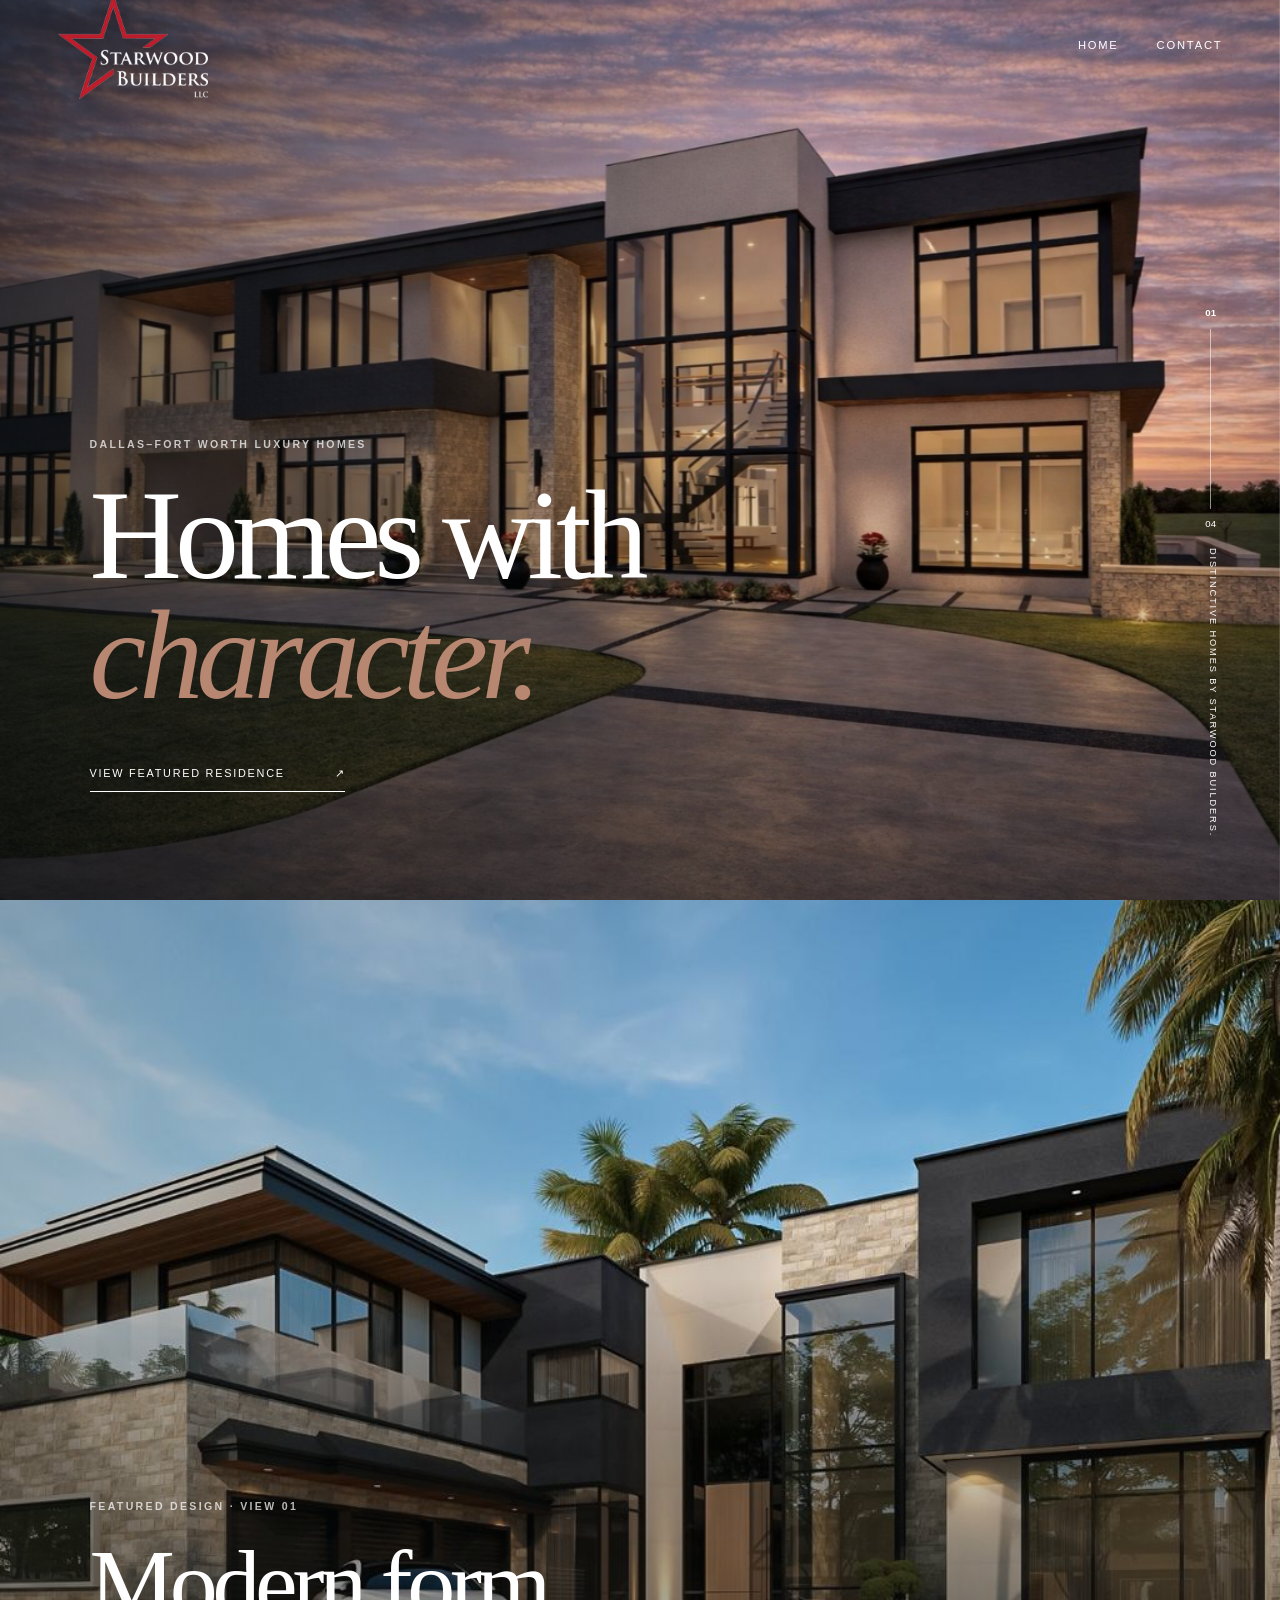
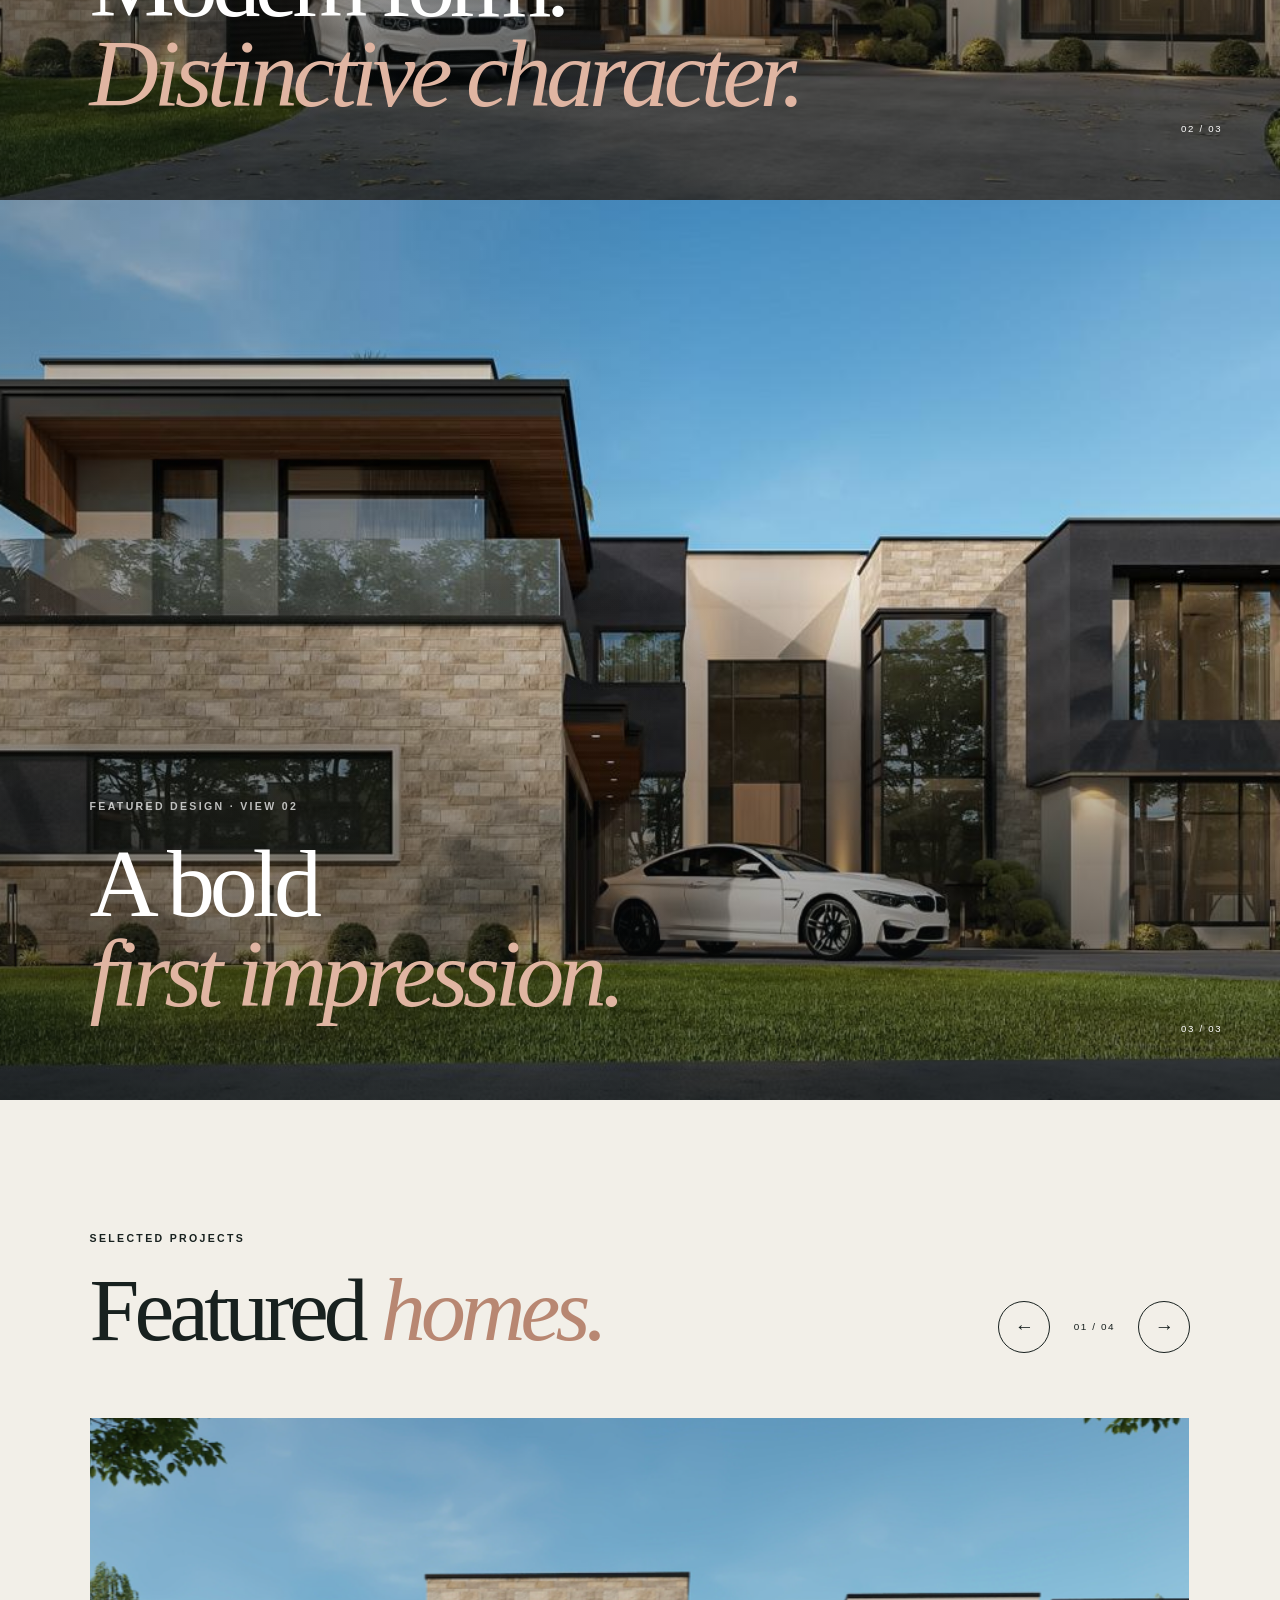
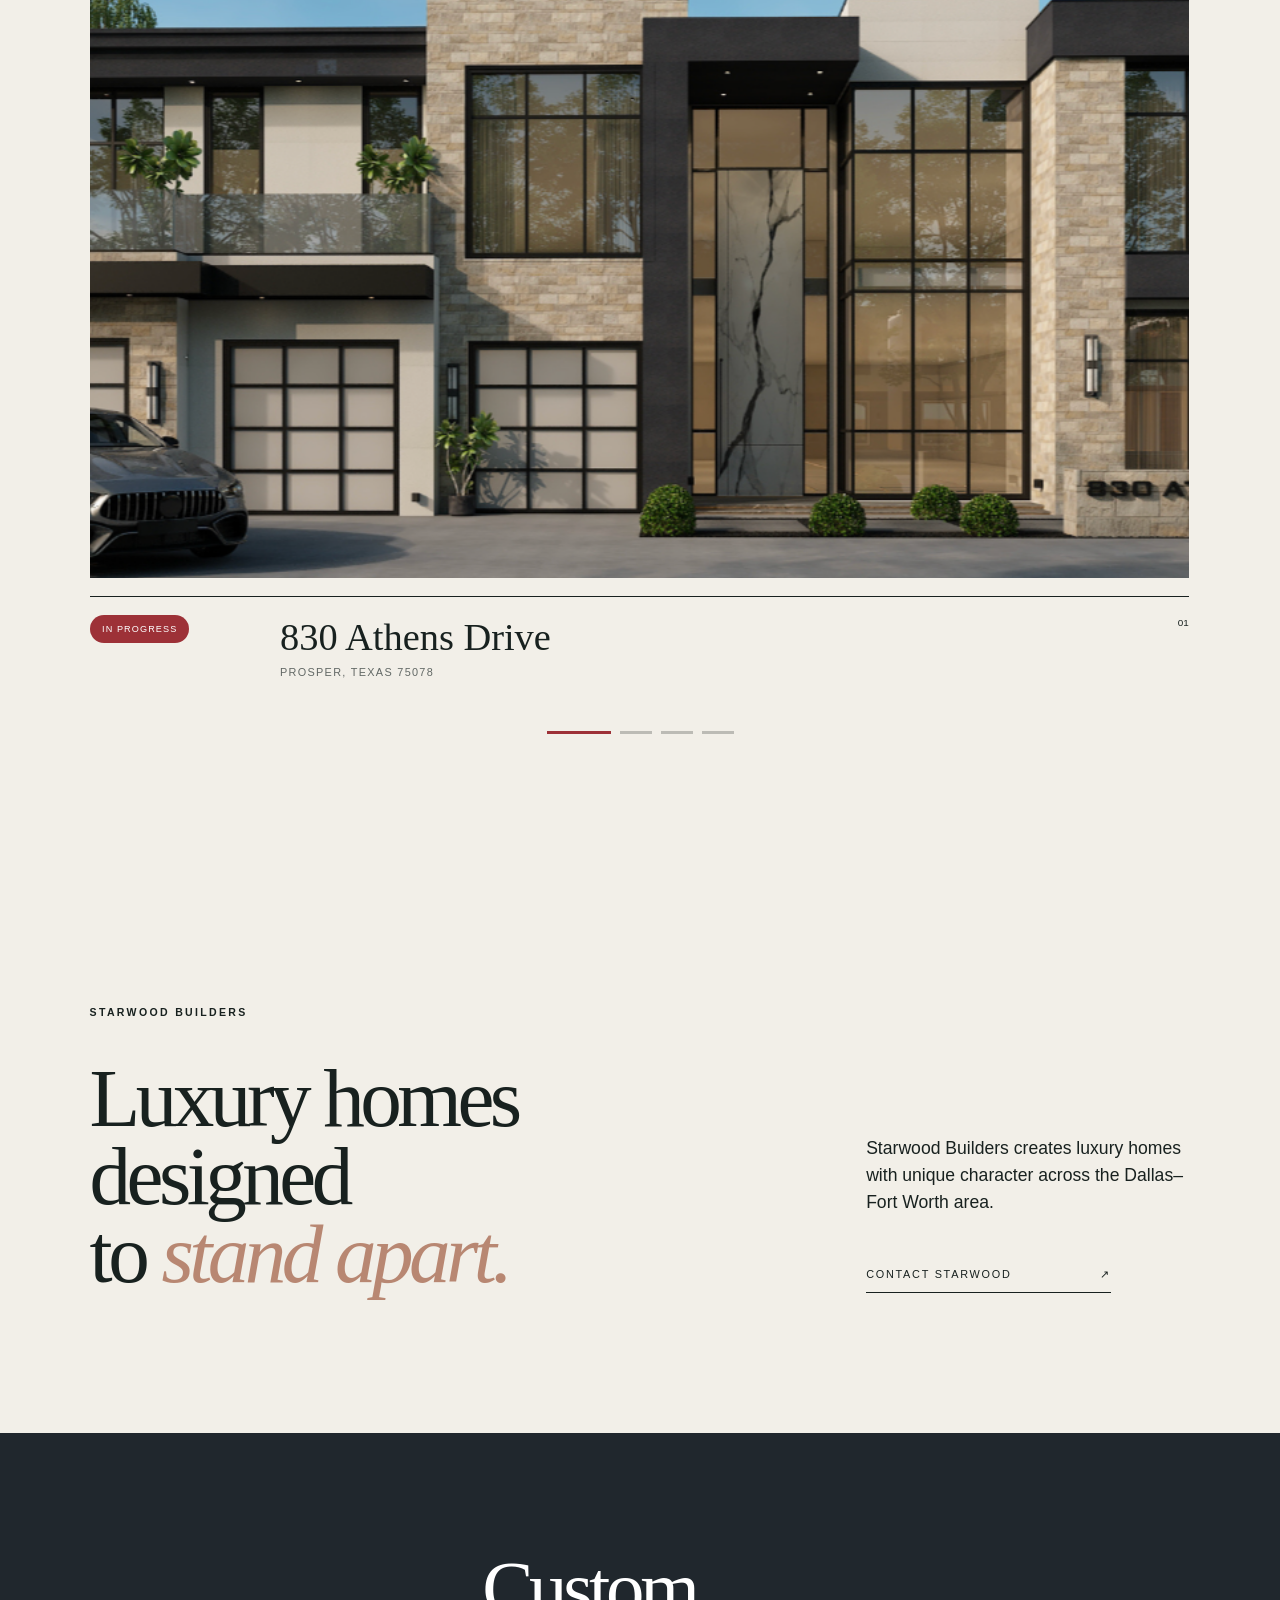
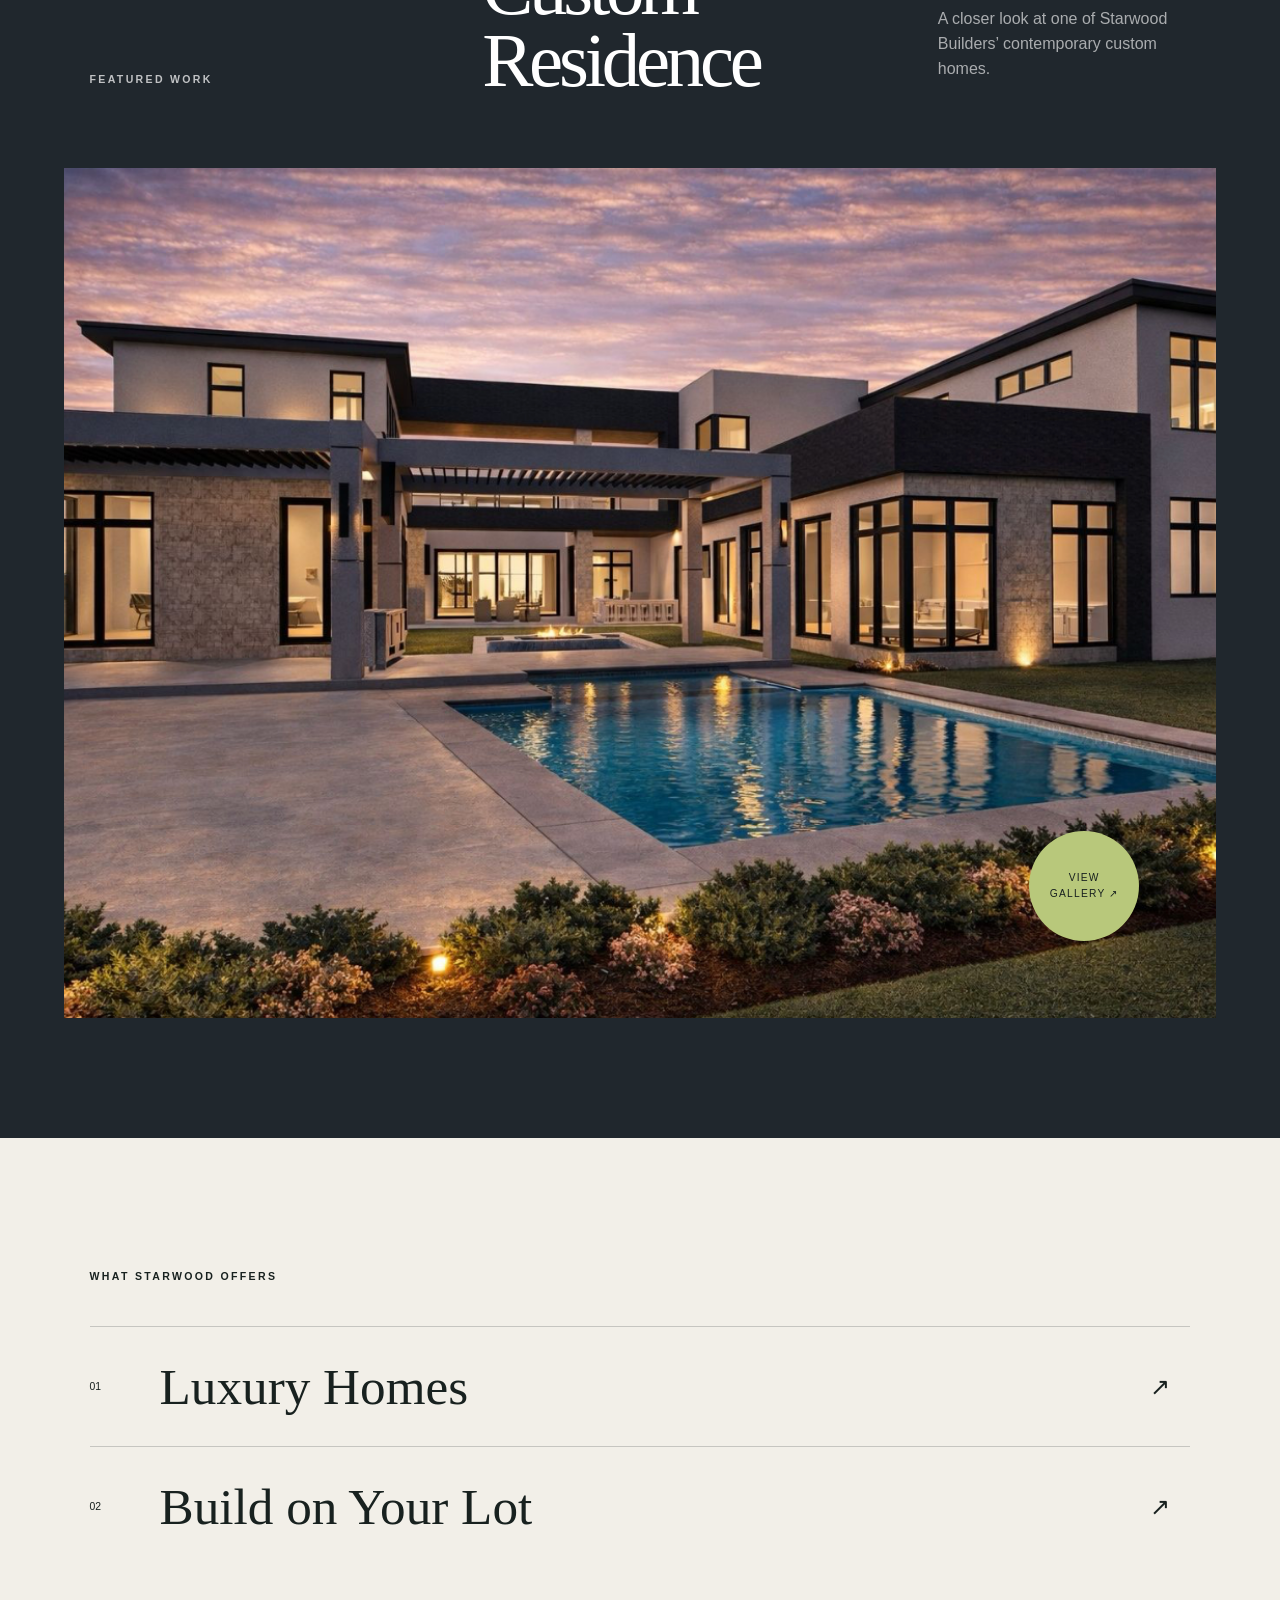
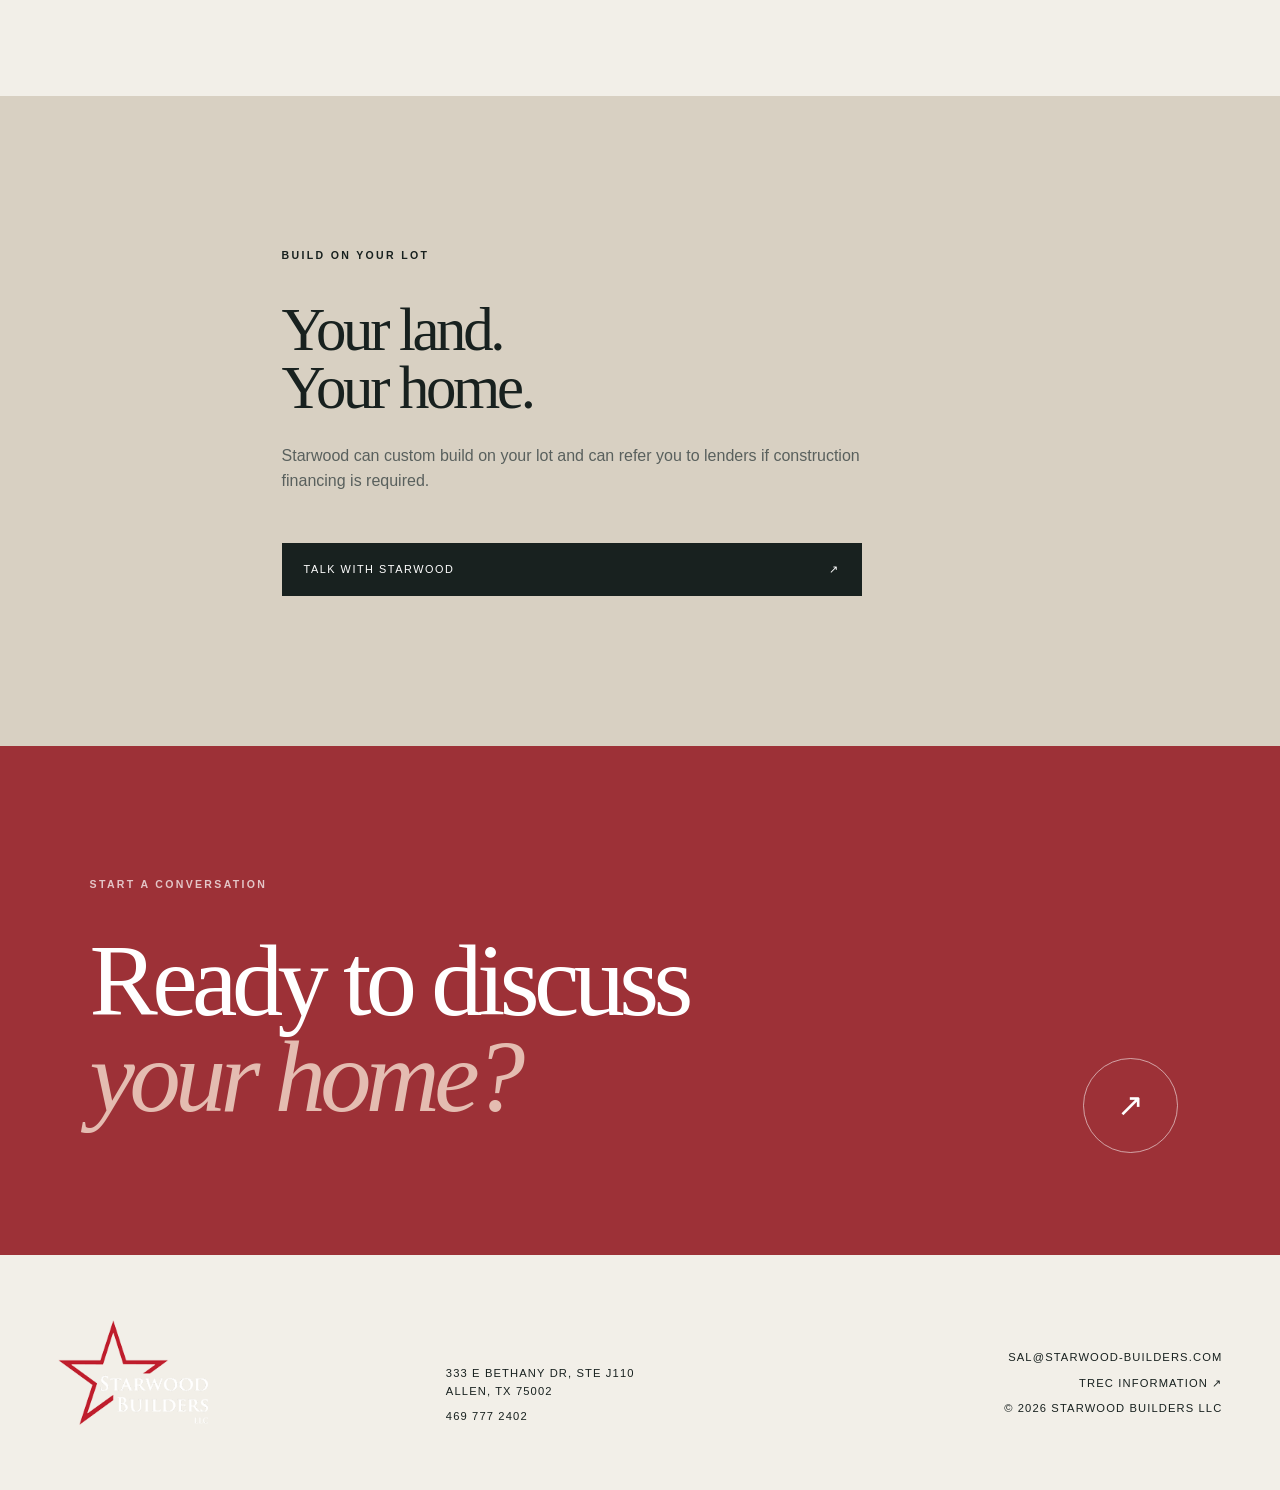
<file: index.html>
<!doctype html><html lang="en"><head><meta charset="utf-8"><meta name="viewport" content="width=device-width,initial-scale=1"><meta name="description" content="Starwood Builders is a Dallas–Fort Worth luxury home builder creating homes with unique character."><title>Starwood Builders | Dallas–Fort Worth Luxury Homes</title><link rel="stylesheet" href="styles.css"></head><body>
<header class="site-header overlay-header"><a class="brand" href="index.html"><img class="brand-logo" src="assets/starwood-logo.png" alt="Starwood Builders LLC"></a><nav><a href="index.html">Home</a><a href="contact.html">Contact</a></nav><button class="menu" aria-label="Open menu" aria-expanded="false"><i></i><i></i><i></i></button></header>
<main>
<section class="cinema-hero"><img src="assets/skyline-front-angle.png" alt="Contemporary custom home"><div class="cinema-shade"></div><div class="hero-copy reveal"><p class="kicker light">Dallas–Fort Worth luxury homes</p><h1>Homes with<br><em>character.</em></h1><a class="arrow-link light-link" href="project-residence.html">View featured residence <span>↗</span></a></div><div class="project-count"><b>01</b><i></i><span>04</span></div><p class="side-note">Distinctive homes by Starwood Builders.</p></section>
<section class="scroll-project" aria-label="Featured custom home design, angled view"><img src="assets/featured-design-angle.jpg" alt="Contemporary custom home design, angled exterior view"><div class="scroll-project-shade"></div><div class="scroll-project-copy reveal"><p class="kicker light">Featured design · View 01</p><h2>Modern form.<br><em>Distinctive character.</em></h2></div><span class="scroll-project-number">02 / 03</span></section>
<section class="scroll-project" aria-label="Featured custom home design, front view"><img src="assets/featured-design-front.jpg" alt="Contemporary custom home design, front exterior view"><div class="scroll-project-shade"></div><div class="scroll-project-copy reveal"><p class="kicker light">Featured design · View 02</p><h2>A bold<br><em>first impression.</em></h2></div><span class="scroll-project-number">03 / 03</span></section>
<section class="featured-builds" aria-labelledby="featured-builds-title">
  <div class="featured-builds-head reveal"><div><p class="kicker">Selected projects</p><h2 id="featured-builds-title">Featured <em>homes.</em></h2></div><div class="slider-controls"><button class="slider-arrow slider-prev" type="button" aria-label="Previous featured home">←</button><span class="slider-count" aria-live="polite">01 / 04</span><button class="slider-arrow slider-next" type="button" aria-label="Next featured home">→</button></div></div>
  <div class="build-slider" tabindex="0" aria-label="Featured homes carousel">
    <div class="build-track">
      <article class="build-slide is-active" aria-hidden="false"><div class="build-image"><img src="assets/featured-830-athens.png" alt="Design for 830 Athens Drive, Prosper, Texas"></div><div class="build-meta"><span class="build-tag">In progress</span><div><h3>830 Athens Drive</h3><p>Prosper, Texas 75078</p></div><span class="build-index">01</span></div></article>
      <article class="build-slide" aria-hidden="true"><div class="build-image"><img src="assets/featured-890-notre-dame.png" alt="Design for 3731 Balfour, Frisco, Texas"></div><div class="build-meta"><span class="build-tag">In progress</span><div><h3>3731 Balfour</h3><p>Frisco, TX 75035</p></div><span class="build-index">02</span></div></article>
      <article class="build-slide" aria-hidden="true"><div class="build-image"><img src="assets/featured-design-angle.jpg" alt="Design for 890 Notre Dame, Prosper, Texas"></div><div class="build-meta"><span class="build-tag">In progress</span><div><h3>890 Notre Dame</h3><p>Prosper, Texas 75078</p></div><span class="build-index">03</span></div></article>
      <article class="build-slide" aria-hidden="true"><div class="build-image contain-image"><img src="assets/featured-3767-balfour.png" alt="Previous design for 3767 Balfour Court, Frisco, Texas"></div><div class="build-meta"><span class="build-tag previous">Previous design</span><div><h3>3767 Balfour Ct</h3><p>Frisco, TX 75035</p></div><span class="build-index">04</span></div></article>
    </div>
  </div>
  <div class="slider-dots" role="tablist" aria-label="Choose featured build"><button class="is-active" type="button" aria-label="Show 830 Athens Drive" aria-selected="true"></button><button type="button" aria-label="Show 3731 Balfour" aria-selected="false"></button><button type="button" aria-label="Show 890 Notre Dame" aria-selected="false"></button><button type="button" aria-label="Show 3767 Balfour Court" aria-selected="false"></button></div>
</section>
<section class="statement"><p class="kicker reveal">Starwood Builders</p><div class="statement-grid"><h2 class="reveal">Luxury homes designed<br>to <em>stand apart.</em></h2><div class="reveal"><p>Starwood Builders creates luxury homes with unique character across the Dallas–Fort Worth area.</p><a class="arrow-link" href="contact.html">Contact Starwood <span>↗</span></a></div></div></section>
<section class="featured"><div class="feature-head reveal"><p class="kicker light">Featured work</p><h2>Custom<br>Residence</h2><p>A closer look at one of Starwood Builders’ contemporary custom homes.</p></div><a class="feature-image reveal" href="project-residence.html"><img src="assets/skyline-pool.png" alt="Contemporary custom home with pool courtyard"><span class="view-disc">View<br>gallery ↗</span></a></section>
<section class="home-services"><p class="kicker reveal">What Starwood offers</p><div class="service-links"><a href="contact.html" class="reveal"><span>01</span><h3>Luxury Homes</h3><b>↗</b></a><a href="contact.html" class="reveal"><span>02</span><h3>Build on Your Lot</h3><b>↗</b></a></div></section>
<section class="split-feature text-only-feature"><div class="split-copy reveal"><p class="kicker">Build on your lot</p><h2>Your land.<br>Your home.</h2><p>Starwood can custom build on your lot and can refer you to lenders if construction financing is required.</p><a class="button" href="contact.html">Talk with Starwood <span>↗</span></a></div></section>
<section class="cta"><p class="kicker light reveal">Start a conversation</p><h2 class="reveal">Ready to discuss<br><em>your home?</em></h2><a href="contact.html" class="round-arrow" aria-label="Contact Starwood Builders">↗</a></section>
</main><footer><a class="brand" href="index.html"><img class="brand-logo" src="assets/starwood-logo.png" alt="Starwood Builders LLC"></a><div><p>333 E Bethany Dr, Ste J110<br>Allen, TX 75002</p><a href="tel:+14697772402">469 777 2402</a></div><div><a href="mailto:sal@starwood-builders.com">sal@starwood-builders.com</a><p><a href="https://starwood-builders.com/texas-real-estate-commission/">TREC information ↗</a></p><p>© 2026 Starwood Builders LLC</p></div></footer><script src="script.js"></script></body></html>
</file>
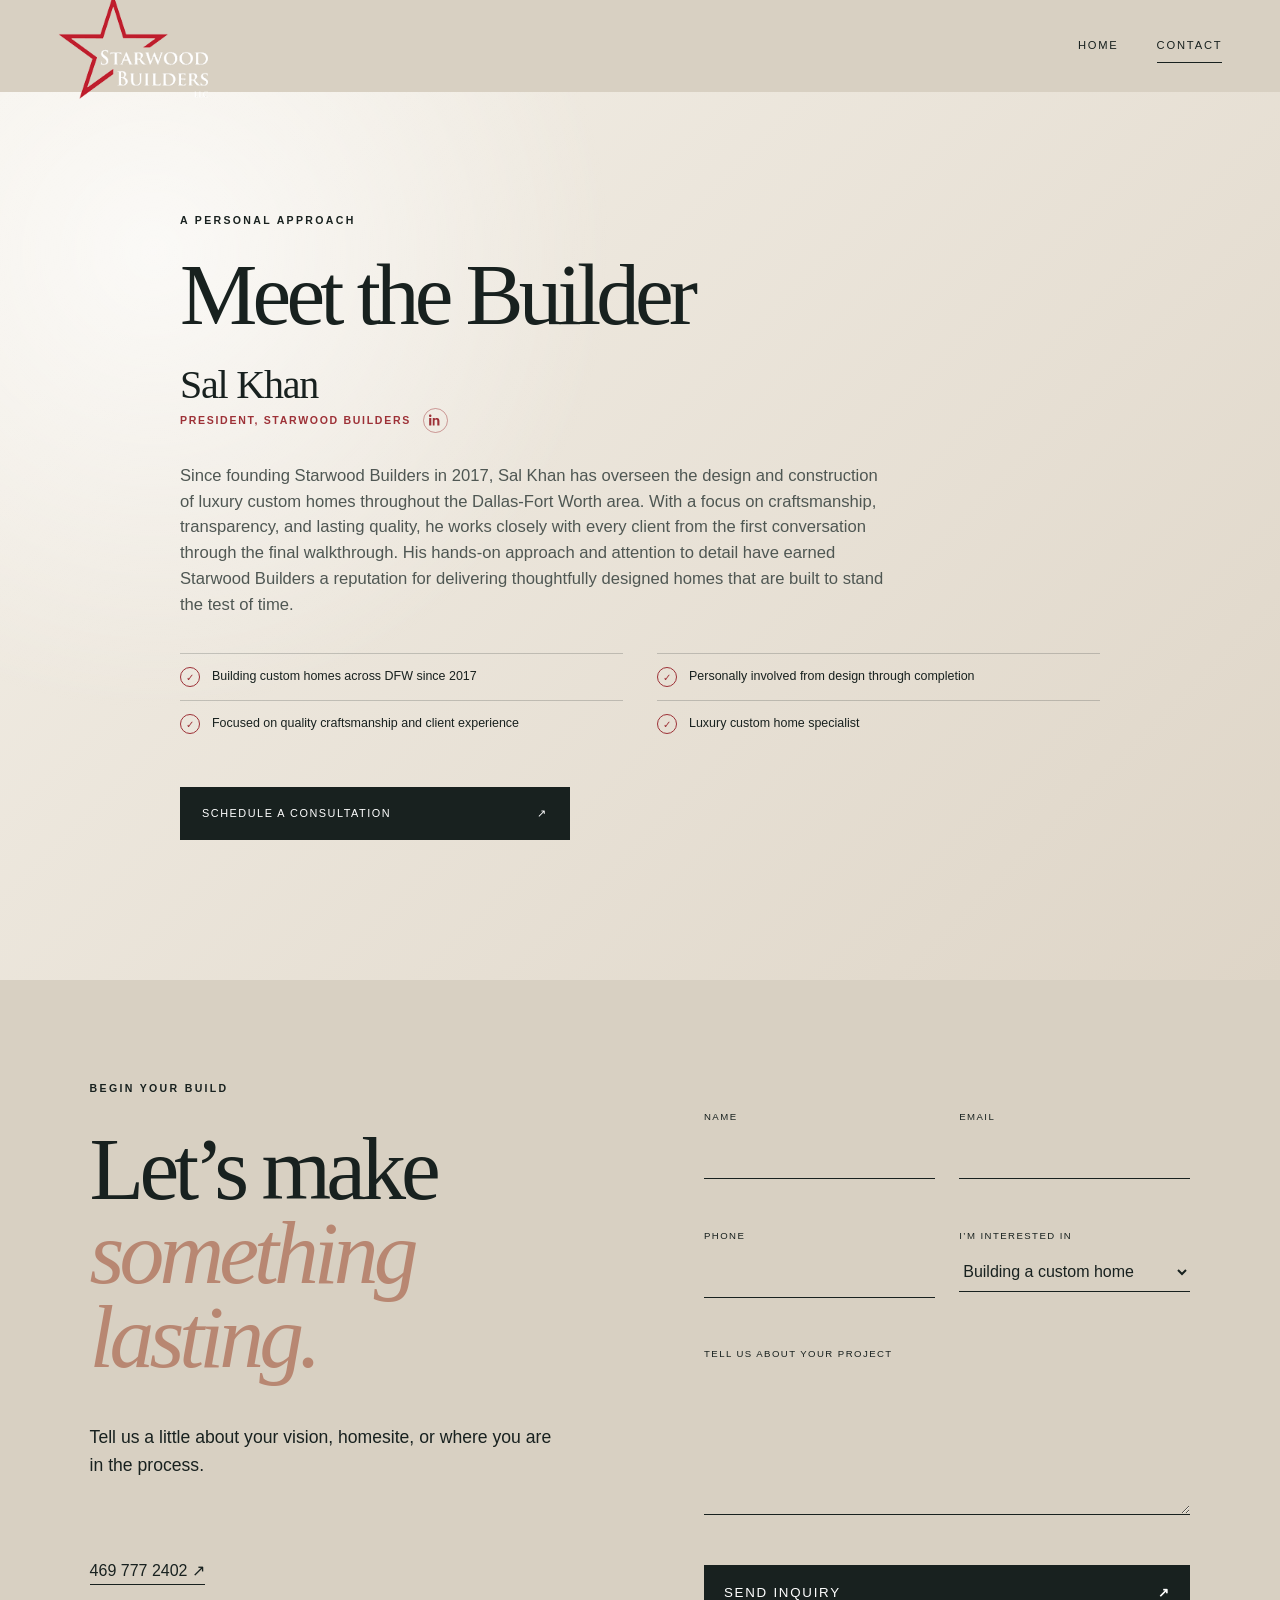
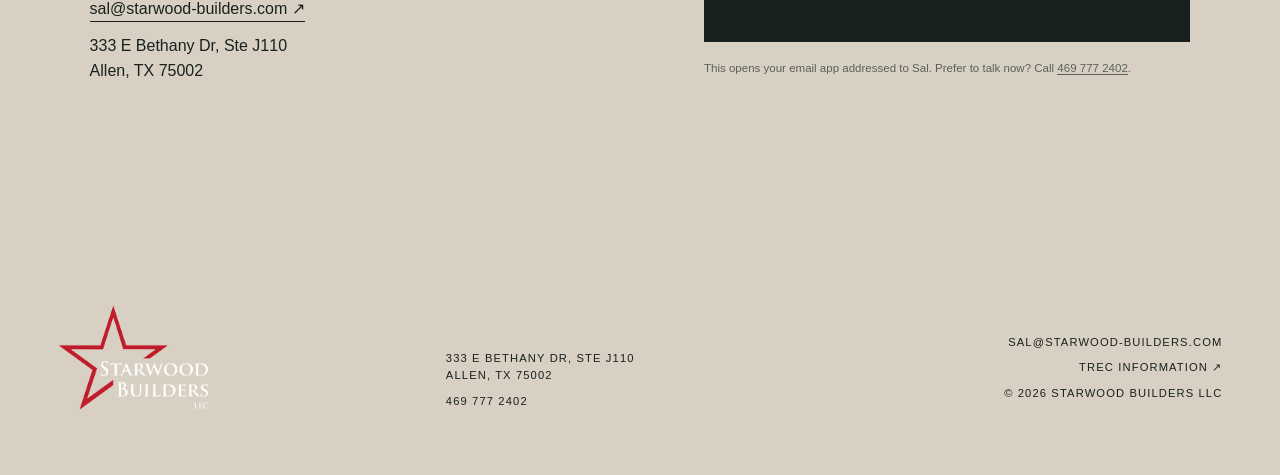
<file: contact.html>
<!doctype html><html lang="en"><head><meta charset="utf-8"><meta name="viewport" content="width=device-width,initial-scale=1"><title>Contact | Starwood Builders</title><link rel="stylesheet" href="styles.css"></head><body class="contact-page">
<header class="site-header"><a class="brand" href="index.html"><img class="brand-logo" src="assets/starwood-logo.png" alt="Starwood Builders LLC"></a><nav><a href="index.html">Home</a><a class="active" href="contact.html">Contact</a></nav><button class="menu" aria-label="Open menu" aria-expanded="false"><i></i><i></i><i></i></button></header>
<main>
<section class="meet-builder">
  <div class="builder-profile reveal">
    <p class="kicker">A personal approach</p>
    <h1>Meet the Builder</h1>
    <h2>Sal Khan</h2>
    <p class="builder-title">President, Starwood Builders <a class="linkedin-link" href="https://www.linkedin.com/in/sal-khan-694535/?skipRedirect=true" target="_blank" rel="noopener" aria-label="Sal Khan on LinkedIn"><svg viewBox="0 0 24 24" aria-hidden="true"><path d="M4.98 3.5C4.98 4.88 3.86 6 2.5 6S0 4.88 0 3.5 1.12 1 2.5 1s2.48 1.12 2.48 2.5zM.36 8.02h4.28V23H.36V8.02zm7.18 0h4.1v2.05h.06c.57-1.08 1.96-2.22 4.04-2.22 4.32 0 5.12 2.84 5.12 6.54V23h-4.28v-7.62c0-1.82-.03-4.16-2.53-4.16-2.54 0-2.93 1.98-2.93 4.03V23H7.54V8.02z"/></svg></a></p>
    <p class="builder-bio">Since founding Starwood Builders in 2017, Sal Khan has overseen the design and construction of luxury custom homes throughout the Dallas-Fort Worth area. With a focus on craftsmanship, transparency, and lasting quality, he works closely with every client from the first conversation through the final walkthrough. His hands-on approach and attention to detail have earned Starwood Builders a reputation for delivering thoughtfully designed homes that are built to stand the test of time.</p>
    <ul class="builder-points">
      <li><span aria-hidden="true">✓</span>Building custom homes across DFW since 2017</li>
      <li><span aria-hidden="true">✓</span>Personally involved from design through completion</li>
      <li><span aria-hidden="true">✓</span>Focused on quality craftsmanship and client experience</li>
      <li><span aria-hidden="true">✓</span>Luxury custom home specialist</li>
    </ul>
    <a class="button builder-button" href="https://calendar.google.com/calendar/u/0/appointments/schedules/AcZssZ2_jEveQCZVAuyJ7A5niF6jW8TbrJim7iH-biiJQvHYaAQ-PuAu4DlBEfOTbFcsZKlyHiV3eaeL" target="_blank" rel="noopener">Schedule a Consultation <span>↗</span></a>
  </div>
</section>
<section class="contact-layout"><div><p class="kicker reveal">Begin your build</p><h1 class="reveal">Let’s make<br><em>something lasting.</em></h1><p class="contact-lead reveal">Tell us a little about your vision, homesite, or where you are in the process.</p><div class="contact-info reveal"><a href="tel:+14697772402">469 777 2402 ↗</a><a href="mailto:sal@starwood-builders.com">sal@starwood-builders.com ↗</a><p>333 E Bethany Dr, Ste J110<br>Allen, TX 75002</p></div></div><form class="inquiry-form reveal" id="contact-form" action="mailto:sal@starwood-builders.com" method="post" enctype="text/plain"><label><span>Name</span><input name="name" required></label><label><span>Email</span><input name="email" type="email" required></label><label><span>Phone</span><input name="phone" type="tel"></label><label><span>I’m interested in</span><select name="project"><option>Building a custom home</option><option>Building on my lot</option><option>Discussing a future project</option></select></label><label class="full"><span>Tell us about your project</span><textarea name="message" rows="5"></textarea></label><button type="submit">Send inquiry <b>↗</b></button><p class="form-note">This opens your email app addressed to Sal. Prefer to talk now? Call <a href="tel:+14697772402">469 777 2402</a>.</p></form></section>
</main>
<footer><a class="brand" href="index.html"><img class="brand-logo" src="assets/starwood-logo.png" alt="Starwood Builders LLC"></a><div><p>333 E Bethany Dr, Ste J110<br>Allen, TX 75002</p><a href="tel:+14697772402">469 777 2402</a></div><div><a href="mailto:sal@starwood-builders.com">sal@starwood-builders.com</a><p><a href="https://starwood-builders.com/texas-real-estate-commission/">TREC information ↗</a></p><p>© 2026 Starwood Builders LLC</p></div></footer><script src="script.js"></script></body></html>
</file>
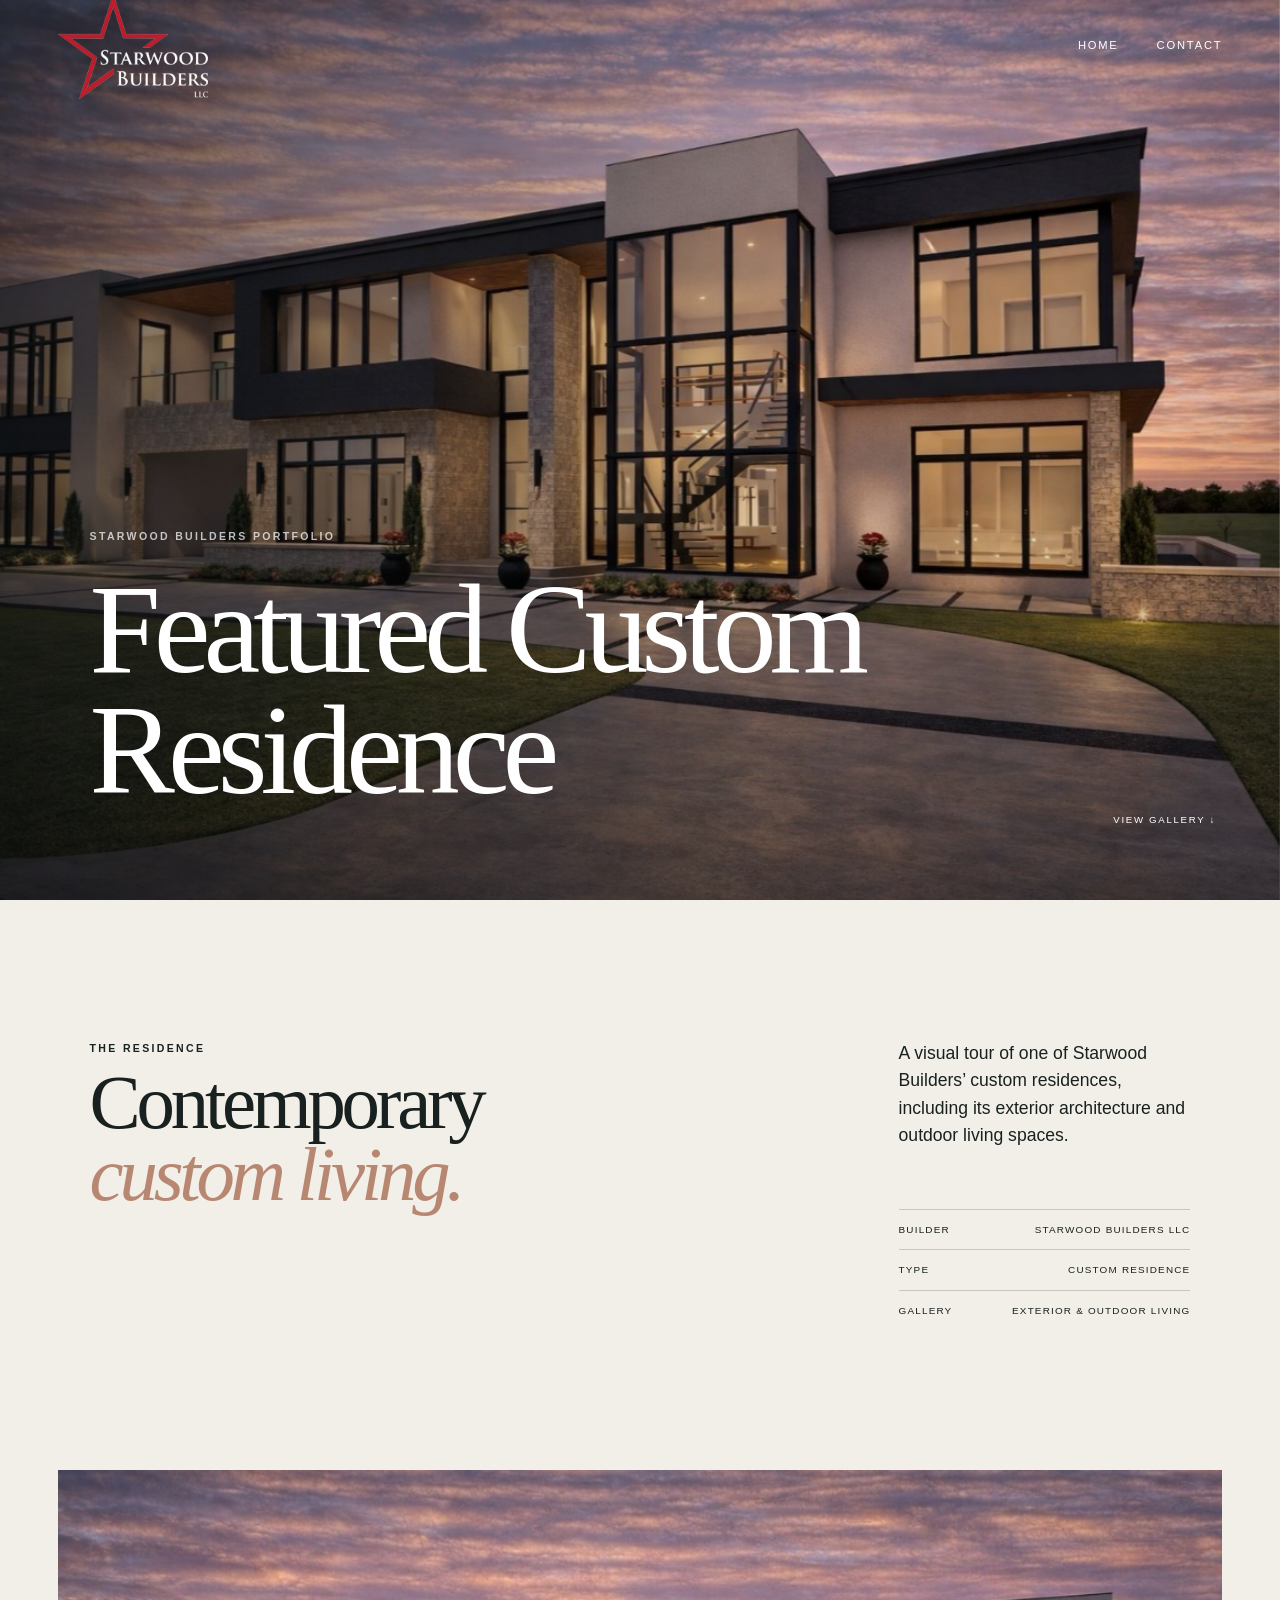
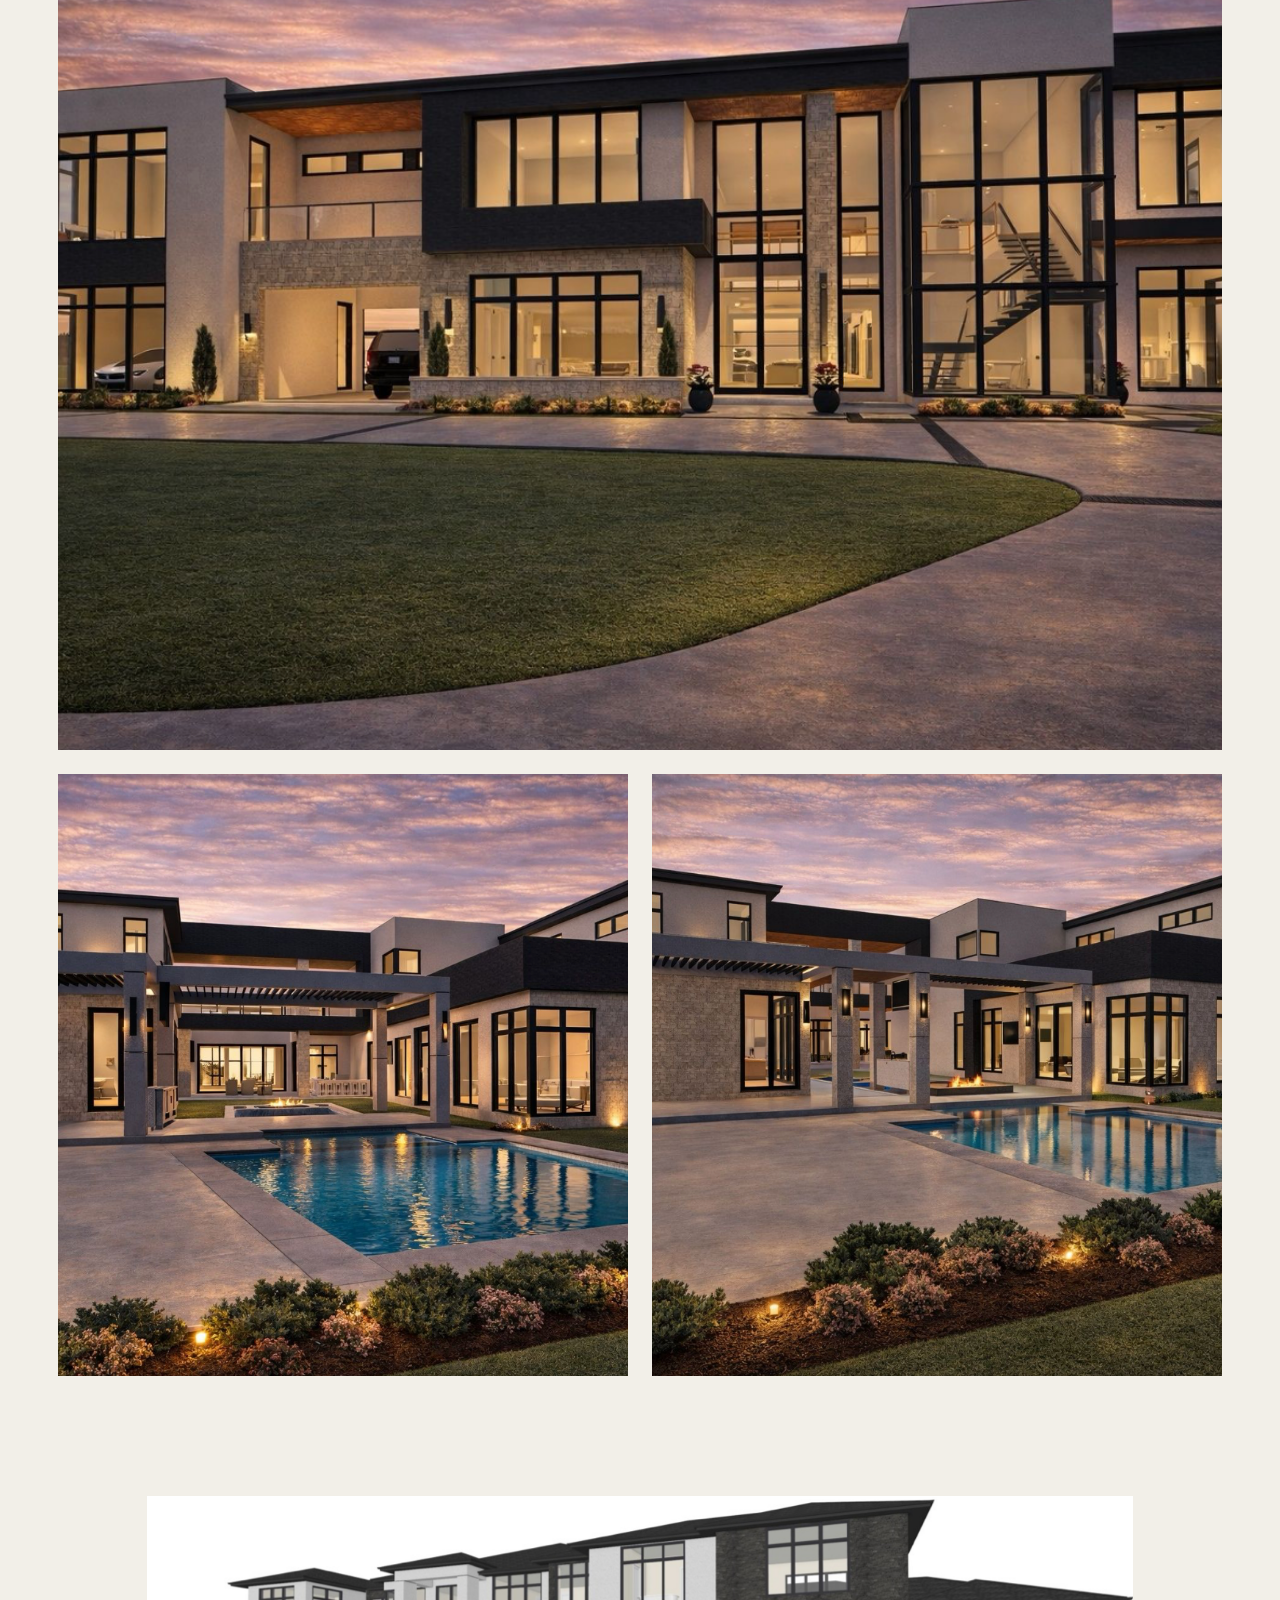
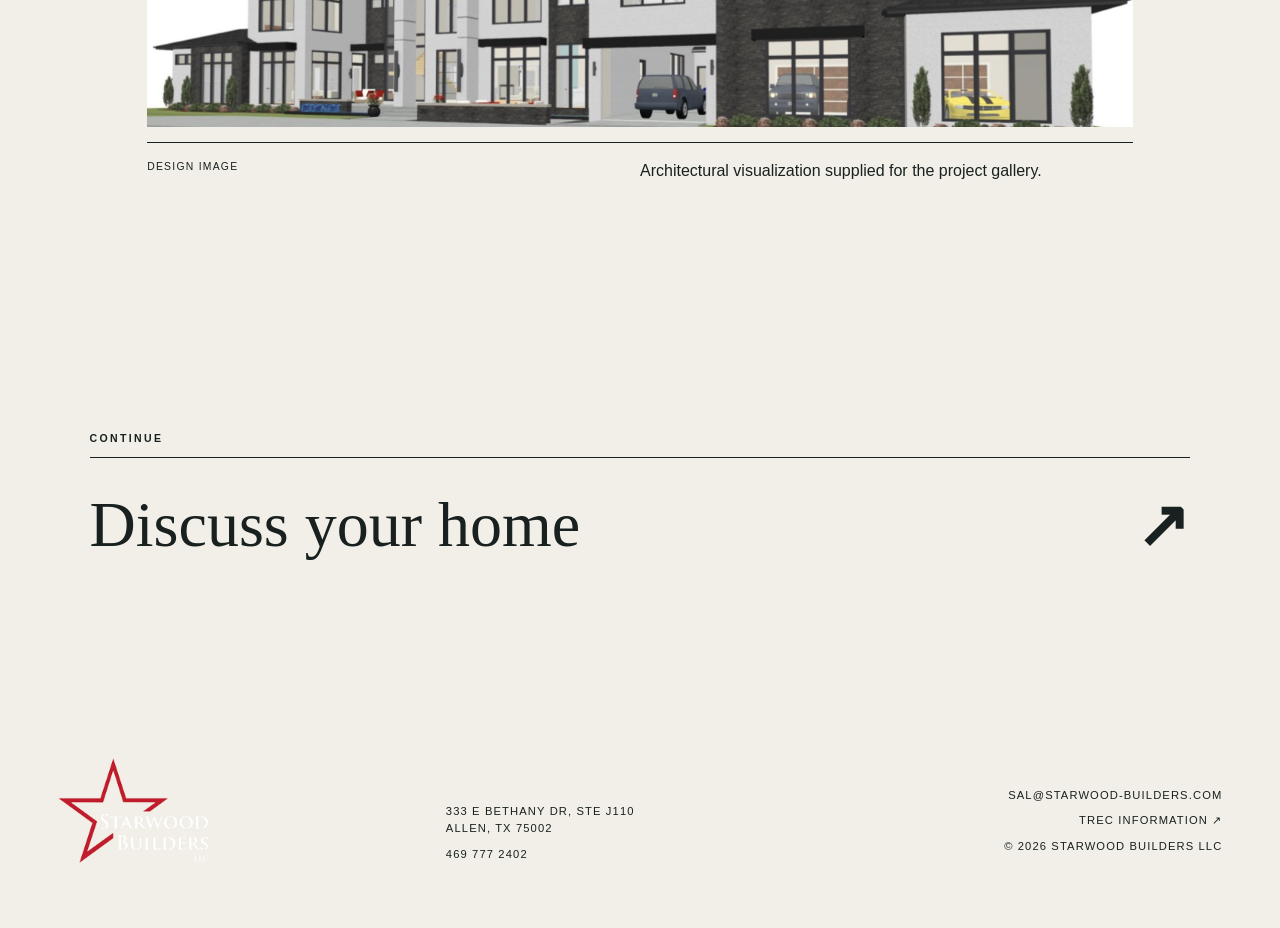
<file: project-residence.html>
<!doctype html><html lang="en"><head><meta charset="utf-8"><meta name="viewport" content="width=device-width,initial-scale=1"><title>Featured Custom Residence | Starwood Builders</title><link rel="stylesheet" href="styles.css"></head><body>
<header class="site-header overlay-header"><a class="brand" href="index.html"><img class="brand-logo" src="assets/starwood-logo.png" alt="Starwood Builders LLC"></a><nav><a href="index.html">Home</a><a href="contact.html">Contact</a></nav><button class="menu" aria-label="Open menu" aria-expanded="false"><i></i><i></i><i></i></button></header>
<main><section class="project-hero"><img src="assets/skyline-front-angle.png" alt="Featured contemporary custom residence"><div class="cinema-shade"></div><div class="project-title reveal"><p class="kicker light">Starwood Builders portfolio</p><h1>Featured Custom<br>Residence</h1></div><a class="scroll-cue" href="#gallery">View gallery ↓</a></section>
<section class="project-story"><div><p class="kicker reveal">The residence</p><h2 class="reveal">Contemporary<br><em>custom living.</em></h2></div><div class="reveal"><p>A visual tour of one of Starwood Builders’ custom residences, including its exterior architecture and outdoor living spaces.</p><dl><div><dt>Builder</dt><dd>Starwood Builders LLC</dd></div><div><dt>Type</dt><dd>Custom Residence</dd></div><div><dt>Gallery</dt><dd>Exterior & Outdoor Living</dd></div></dl></div></section>
<section class="gallery" id="gallery"><img class="full reveal" src="assets/skyline-front.png" alt="Front elevation of custom residence"><div class="gallery-pair"><img class="reveal" src="assets/skyline-pool.png" alt="Pool and outdoor living area"><img class="reveal" src="assets/skyline-courtyard.png" alt="Courtyard and pool area"></div><figure class="concept reveal"><img src="assets/concept-render.png" alt="Architectural design rendering"><figcaption><span>Design image</span><p>Architectural visualization supplied for the project gallery.</p></figcaption></figure></section>
<section class="next-project"><p class="kicker">Continue</p><a href="contact.html"><span>Discuss your home</span><b>↗</b></a></section></main><footer><a class="brand" href="index.html"><img class="brand-logo" src="assets/starwood-logo.png" alt="Starwood Builders LLC"></a><div><p>333 E Bethany Dr, Ste J110<br>Allen, TX 75002</p><a href="tel:+14697772402">469 777 2402</a></div><div><a href="mailto:sal@starwood-builders.com">sal@starwood-builders.com</a><p><a href="https://starwood-builders.com/texas-real-estate-commission/">TREC information ↗</a></p><p>© 2026 Starwood Builders LLC</p></div></footer><script src="script.js"></script></body></html>
</file>
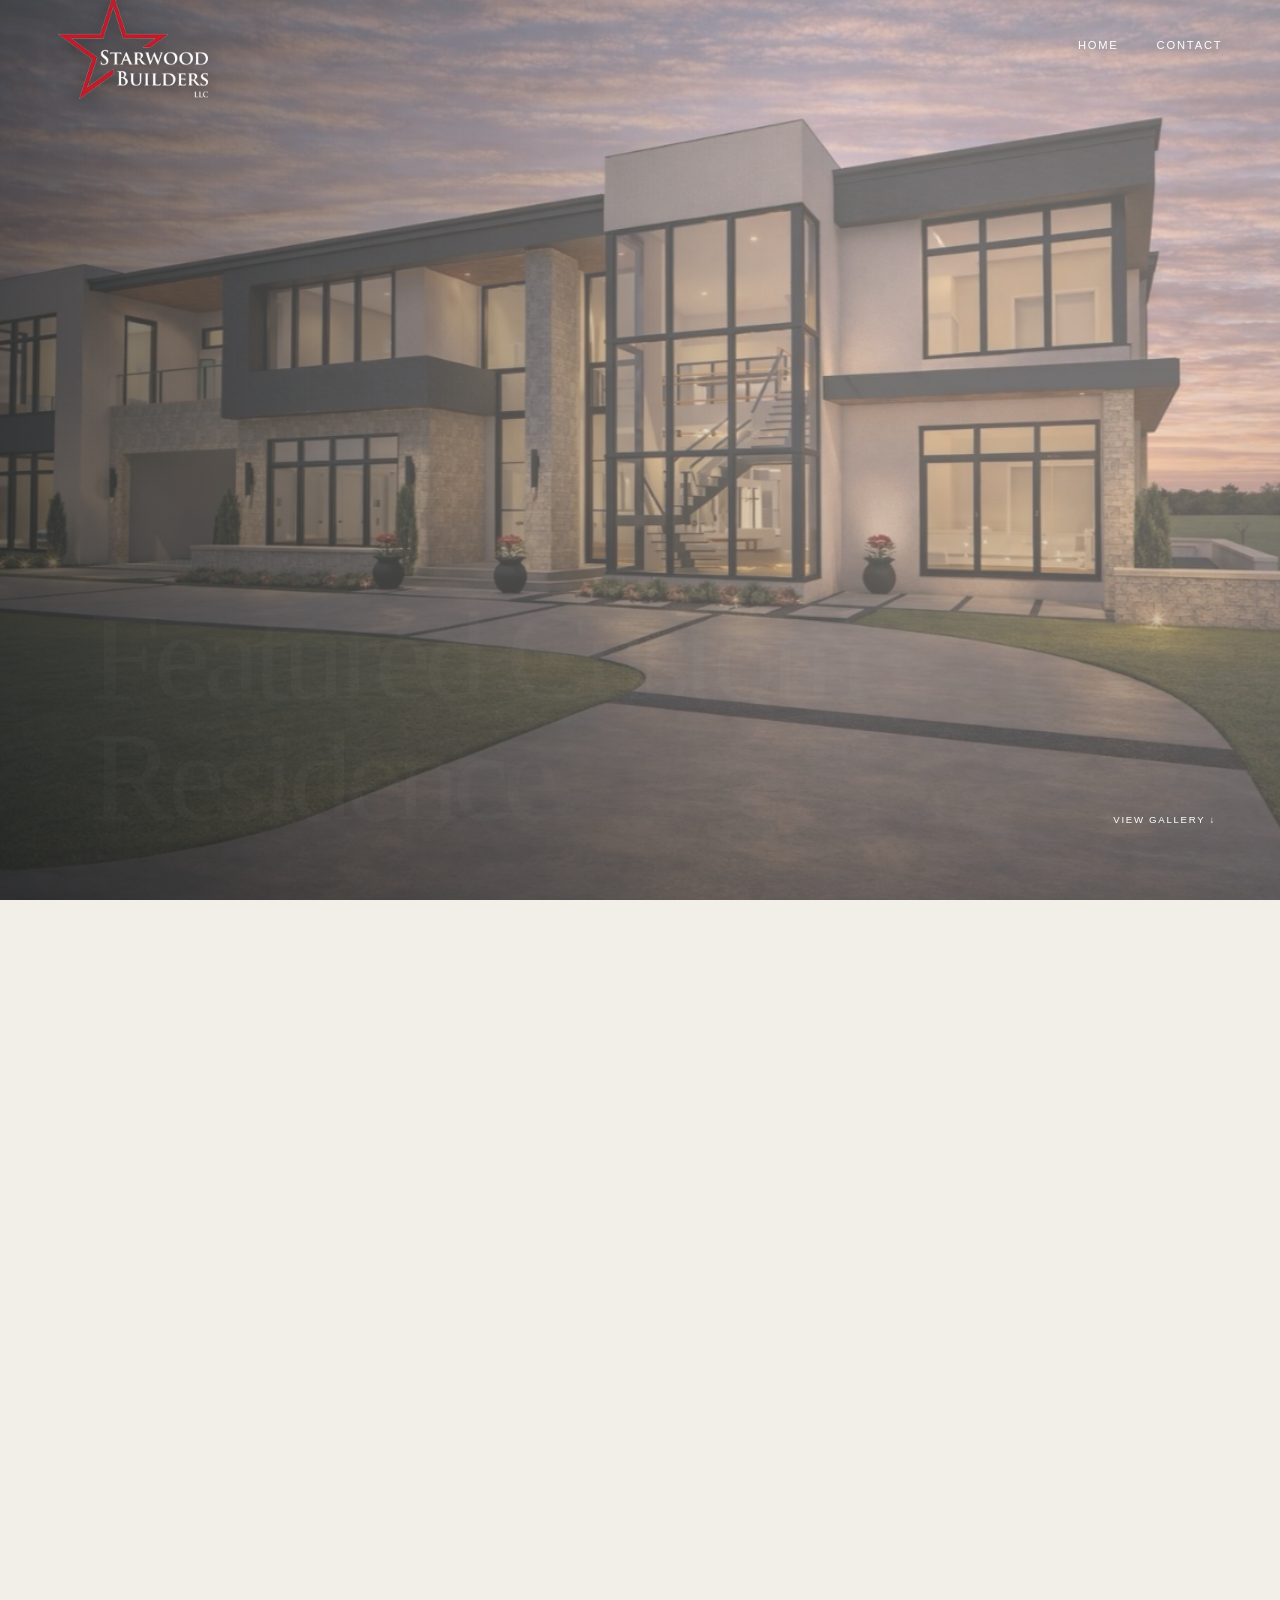
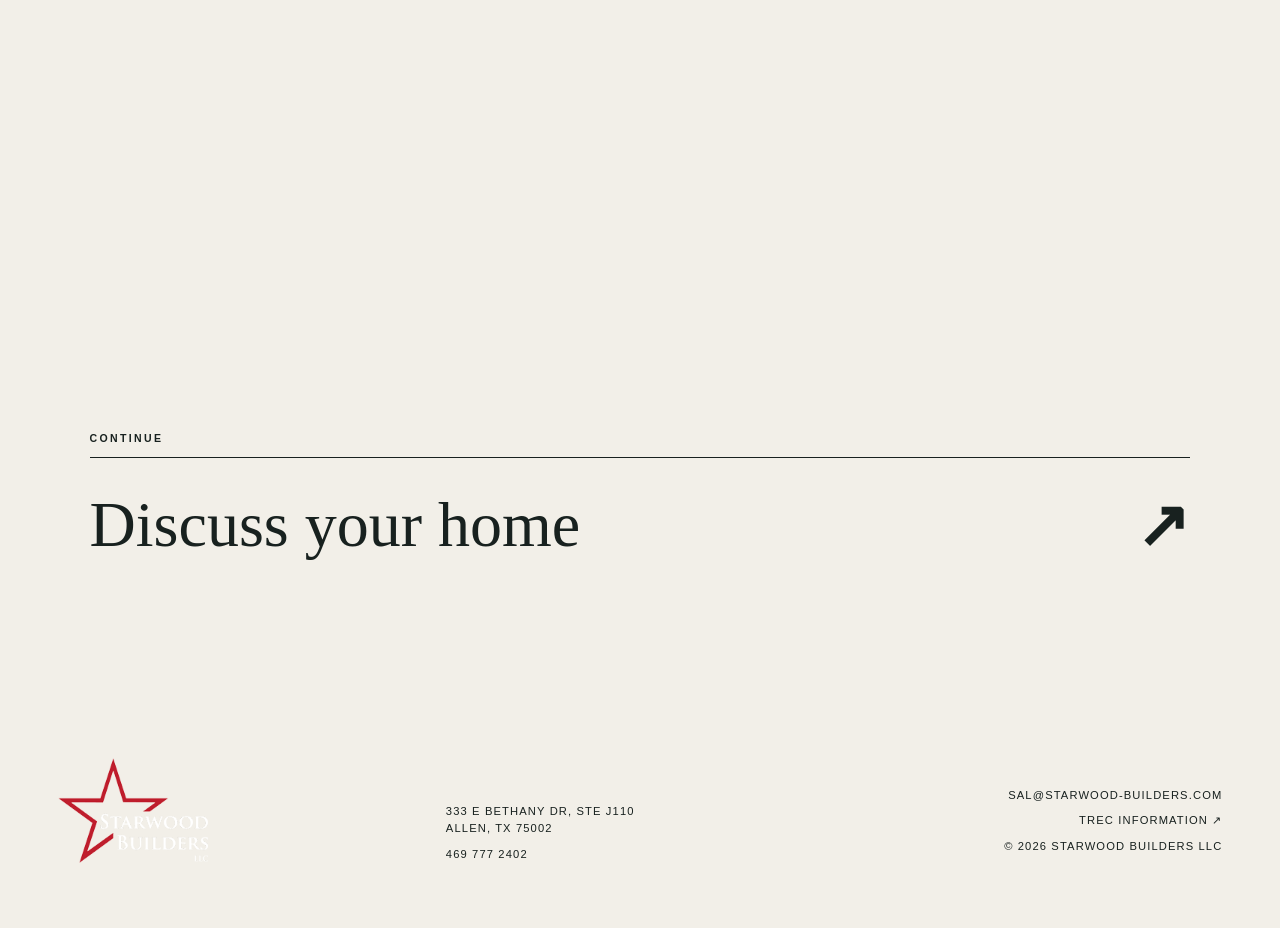
<file: project-skyline.html>
<!doctype html><html lang="en"><head><meta charset="utf-8"><meta http-equiv="refresh" content="0;url=project-residence.html"><title>Featured Custom Residence | Starwood Builders</title><link rel="canonical" href="project-residence.html"></head><body><p><a href="project-residence.html">View the featured custom residence</a></p></body></html>
</file>
<file: styles.css>
:root{--ink:#18211f;--night:#20272d;--paper:#f2efe8;--cream:#faf8f2;--red:#9d3137;--sage:#b8c87b;--line:rgba(24,33,31,.2)}*{box-sizing:border-box}html{scroll-behavior:smooth}body{margin:0;background:var(--paper);color:var(--ink);font:16px/1.55 Arial,Helvetica,sans-serif}a{color:inherit;text-decoration:none}img{display:block;width:100%;object-fit:cover}p,h1,h2,h3{margin-top:0}h1,h2{font:400 clamp(3.5rem,7vw,7.5rem)/.94 Georgia,serif;letter-spacing:-.055em}em{font-weight:400;color:#b88772}.kicker{font-size:.66rem;letter-spacing:.22em;text-transform:uppercase;font-weight:700}.light{color:rgba(255,255,255,.72)}.site-header{height:92px;padding:0 4.5vw;display:flex;align-items:center;justify-content:space-between;position:relative;z-index:20}.overlay-header{position:absolute;top:0;left:0;right:0;color:#fff}.brand{display:flex;gap:10px;align-items:center;line-height:1}.brand-star{color:var(--red);font-size:2rem}.overlay-header .brand-star{color:white}.brand b{font:700 1rem Georgia,serif;letter-spacing:.1em;display:block}.brand small{font-size:.54rem;letter-spacing:.43em}.site-header nav{display:flex;gap:38px;font-size:.7rem;text-transform:uppercase;letter-spacing:.16em}.site-header nav a{padding:8px 0;border-bottom:1px solid transparent}.site-header nav a:hover,.site-header nav .active{border-color:currentColor}.menu{display:none;background:none;border:0;width:34px}.menu i{display:block;height:1px;background:currentColor;margin:6px 0}.cinema-hero,.project-hero{height:100svh;min-height:680px;position:relative;color:white;overflow:hidden}.cinema-hero>img,.project-hero>img{height:100%;position:absolute;inset:0}.cinema-shade{position:absolute;inset:0;background:linear-gradient(90deg,rgba(9,14,15,.58),transparent 65%),linear-gradient(0deg,rgba(0,0,0,.38),transparent 50%)}.hero-copy{position:absolute;left:7vw;bottom:12vh;z-index:2}.hero-copy h1{font-size:clamp(4.8rem,10vw,10rem);margin:22px 0 50px}.arrow-link{font-size:.68rem;text-transform:uppercase;letter-spacing:.16em;display:flex;justify-content:space-between;gap:50px;width:max-content;min-width:245px;border-bottom:1px solid;padding:0 0 9px}.light-link{color:white}.project-count{position:absolute;right:5vw;top:34%;display:grid;justify-items:center;gap:8px;font-size:.6rem;z-index:2}.project-count i{height:180px;width:1px;background:rgba(255,255,255,.55)}.side-note{position:absolute;right:4vw;bottom:7vh;z-index:2;font-size:.58rem;text-transform:uppercase;letter-spacing:.2em;writing-mode:vertical-rl}.statement{padding:140px 7vw}.statement-grid{display:grid;grid-template-columns:2fr 1fr;gap:10vw;align-items:end;margin-top:38px}.statement h2{font-size:clamp(3.4rem,6.5vw,6.8rem);margin:0}.statement-grid>div p{font-size:1.1rem;margin-bottom:50px}.featured{background:var(--night);color:white;padding:120px 5vw}.feature-head{display:grid;grid-template-columns:1fr 1.2fr .8fr;gap:6vw;align-items:end;margin:0 2vw 70px}.feature-head h2{font-size:clamp(3.5rem,6vw,6rem);margin:0}.feature-head>p:last-child{color:rgba(255,255,255,.62)}.feature-image{position:relative;display:block}.feature-image img{height:70vw;max-height:850px}.view-disc{position:absolute;right:6vw;bottom:6vw;width:110px;height:110px;border-radius:50%;background:var(--sage);color:var(--ink);display:grid;place-items:center;text-align:center;text-transform:uppercase;font-size:.64rem;letter-spacing:.12em;transition:.3s}.feature-image:hover .view-disc{transform:rotate(12deg) scale(1.08)}.home-services{padding:130px 7vw}.service-links{margin-top:42px}.service-links a{display:grid;grid-template-columns:70px 1fr 40px;align-items:center;border-top:1px solid var(--line);padding:34px 0}.service-links span{font-size:.65rem}.service-links h3{font:400 clamp(2.2rem,4vw,4.6rem)/1 Georgia,serif;margin:0;transition:.3s}.service-links b{font-size:1.5rem;font-weight:400}.service-links a:hover h3{transform:translateX(18px);color:var(--red)}.split-feature{display:grid;grid-template-columns:1.3fr .7fr;min-height:720px}.split-feature img{height:100%}.split-copy{background:#d8d0c2;padding:90px 6vw;display:flex;flex-direction:column;justify-content:center}.split-copy h2{font-size:3.8rem;margin:28px 0}.split-copy>p:not(.kicker){color:#59605d}.button{background:var(--ink);color:white;padding:18px 22px;margin-top:34px;display:flex;justify-content:space-between;font-size:.68rem;text-transform:uppercase;letter-spacing:.14em}.cta{background:var(--red);color:white;padding:130px 7vw;position:relative}.cta h2{font-size:clamp(4rem,8vw,8rem);margin:40px 0 0}.cta h2 em{color:#e4bcb1}.round-arrow{width:95px;height:95px;border:1px solid rgba(255,255,255,.55);border-radius:50%;display:grid;place-items:center;font-size:2rem;position:absolute;right:8vw;bottom:20%;transition:.3s}.round-arrow:hover{background:#fff;color:var(--red);transform:rotate(10deg)}footer{padding:65px 4.5vw;display:grid;grid-template-columns:1fr 1fr 1fr;align-items:end;font-size:.7rem;text-transform:uppercase;letter-spacing:.1em}footer>div:last-child{text-align:right}footer p{margin:8px 0}.page-intro{padding:100px 7vw 120px;display:grid;grid-template-columns:1fr 2.1fr .8fr;gap:5vw;align-items:end}.page-intro h1{font-size:clamp(4rem,7.5vw,7.8rem);grid-column:2;margin:0}.page-intro>.kicker{align-self:start;padding-top:20px}.intro-aside{color:#5f6663}.portfolio-grid{padding:0 4.5vw 130px;display:grid;grid-template-columns:1fr 1fr;gap:100px 28px}.portfolio-card.wide{grid-column:span 2}.portfolio-card>div{position:relative;overflow:hidden}.portfolio-card img{height:52vw;max-height:760px;filter:saturate(.82);transition:.7s}.portfolio-card:not(.wide) img{height:46vw}.portfolio-card:hover img{transform:scale(1.02);filter:saturate(1)}.hover-view{position:absolute;inset:auto 20px 20px auto;background:var(--sage);padding:15px 20px;font-size:.62rem;text-transform:uppercase;letter-spacing:.12em;transform:translateY(80px);transition:.35s}.portfolio-card:hover .hover-view{transform:none}.portfolio-card>p{display:grid;grid-template-columns:1fr 1fr 30px;border-top:1px solid;margin:15px 0 0;padding-top:12px;align-items:baseline}.portfolio-card p b{font:400 1.35rem Georgia,serif}.portfolio-card p span,.portfolio-card p i{font-size:.58rem;text-transform:uppercase;letter-spacing:.12em;font-style:normal}.project-title{position:absolute;z-index:2;left:7vw;bottom:10vh}.project-title h1{font-size:clamp(5rem,10vw,10rem);margin:25px 0 0}.scroll-cue{position:absolute;z-index:2;right:5vw;bottom:8vh;font-size:.6rem;text-transform:uppercase;letter-spacing:.18em}.project-story{padding:140px 7vw;display:grid;grid-template-columns:1.4fr .6fr;gap:10vw}.project-story h2,.about-copy h2{font-size:clamp(3.5rem,6vw,6rem)}.project-story>div:last-child>p{font-size:1.1rem}.project-story dl{margin:60px 0 0}.project-story dl div{display:flex;justify-content:space-between;border-top:1px solid var(--line);padding:12px 0}.project-story dt,.project-story dd{font-size:.62rem;text-transform:uppercase;letter-spacing:.12em;margin:0}.gallery{padding:0 4.5vw 120px}.gallery .full{height:70vw;max-height:880px}.gallery-pair{display:grid;grid-template-columns:1fr 1fr;gap:24px;margin-top:24px}.gallery-pair img{height:47vw;max-height:650px}.concept{margin:120px 7vw 20px}.concept img{background:#fff}.concept figcaption{display:grid;grid-template-columns:1fr 1fr;border-top:1px solid;padding-top:16px;margin-top:15px}.concept figcaption span{font-size:.65rem;text-transform:uppercase;letter-spacing:.12em}.next-project{padding:90px 7vw 130px}.next-project a{display:flex;justify-content:space-between;align-items:center;border-top:1px solid;padding-top:30px;font:400 clamp(2.7rem,5vw,5rem) Georgia,serif}.service-detail{padding:100px 7vw;display:grid;grid-template-columns:.25fr 1fr 1fr;gap:6vw;border-top:1px solid var(--line)}.service-number{font-size:.62rem}.service-detail h2{font-size:clamp(3rem,5vw,5.2rem)}.service-detail ul{list-style:none;padding:30px 0 0;margin:35px 0 0;border-top:1px solid var(--line)}.service-detail li{border-bottom:1px solid var(--line);padding:10px 0;font-size:.72rem;text-transform:uppercase;letter-spacing:.1em}.service-detail.dark{background:var(--night);color:white;border:0}.service-detail.dark>div:last-child>p{color:rgba(255,255,255,.68)}.service-image{padding:0 4.5vw}.service-image img{height:65vw;max-height:820px}.about-image{padding:0 4.5vw}.about-image img{height:68vw;max-height:850px}.about-copy{padding:130px 7vw;display:grid;grid-template-columns:.4fr 1.2fr .8fr;gap:5vw}.about-copy>div p{font-size:1.08rem}.values{background:var(--night);color:white;padding:120px 7vw}.values>div{display:grid;grid-template-columns:1fr 1fr;margin-top:60px}.values article{padding:35px 5vw 45px 0;border-top:1px solid rgba(255,255,255,.25)}.values article:nth-child(odd){border-right:1px solid rgba(255,255,255,.25)}.values article:nth-child(even){padding-left:5vw}.values h3{font:400 2.2rem Georgia,serif;margin:25px 0 10px}.values span{font-size:.62rem}.values p{color:rgba(255,255,255,.6)}.contact-page{background:#d8d0c2}.contact-layout{padding:100px 7vw 140px;display:grid;grid-template-columns:1fr 1fr;gap:10vw}.contact-layout h1{font-size:clamp(4rem,7vw,7rem);margin:30px 0 45px}.contact-lead{max-width:470px;font-size:1.1rem}.contact-info{margin-top:80px;display:flex;flex-direction:column;align-items:start;gap:12px}.contact-info a{border-bottom:1px solid}.inquiry-form{display:grid;grid-template-columns:1fr 1fr;gap:28px 24px;padding-top:30px}.inquiry-form label{display:flex;flex-direction:column;gap:8px}.inquiry-form label.full{grid-column:span 2}.inquiry-form label span{font-size:.6rem;text-transform:uppercase;letter-spacing:.15em}.inquiry-form input,.inquiry-form select,.inquiry-form textarea{font:inherit;background:transparent;border:0;border-bottom:1px solid var(--ink);border-radius:0;padding:10px 0;color:inherit}.inquiry-form textarea{resize:vertical}.inquiry-form button{grid-column:span 2;background:var(--ink);color:white;border:0;padding:20px;display:flex;justify-content:space-between;text-transform:uppercase;letter-spacing:.13em}.form-note{grid-column:span 2;margin:-10px 0 0;font-size:.72rem;color:#59605d}.form-note a{border-bottom:1px solid}.reveal{opacity:0;transform:translateY(28px);transition:opacity .8s,transform .8s}.reveal.visible{opacity:1;transform:none}
@media(max-width:760px){.site-header{height:74px;padding:0 6vw}.site-header nav{display:none}.site-header.open nav{display:flex;position:absolute;top:74px;left:0;right:0;background:var(--paper);color:var(--ink);padding:35px 7vw;flex-direction:column;font-size:1rem}.overlay-header.open{background:var(--paper);color:var(--ink)}.menu{display:block;color:inherit}.cinema-hero,.project-hero{min-height:620px}.hero-copy{left:7vw;bottom:11vh}.hero-copy h1{font-size:18vw}.project-count,.side-note{display:none}.statement,.home-services,.cta{padding:90px 7vw}.statement-grid,.feature-head,.page-intro,.project-story,.service-detail,.about-copy,.contact-layout{grid-template-columns:1fr}.statement h2,.feature-head h2{font-size:13vw}.statement-grid>div{margin-top:30px}.featured{padding:90px 5vw}.feature-head{display:block}.feature-head>*{margin-bottom:25px}.feature-image img{height:105vw}.view-disc{width:85px;height:85px}.service-links a{grid-template-columns:40px 1fr 25px}.service-links h3{font-size:2rem}.split-feature{grid-template-columns:1fr}.split-feature img{height:70vw}.split-copy{padding:70px 7vw}.split-copy h2{font-size:2.8rem}.round-arrow{position:static;margin-top:50px}.page-intro{padding:70px 7vw 90px}.page-intro h1{grid-column:auto;font-size:14vw}.portfolio-grid{grid-template-columns:1fr;gap:70px}.portfolio-card.wide{grid-column:auto}.portfolio-card img,.portfolio-card:not(.wide) img{height:88vw}.portfolio-card>p{grid-template-columns:1fr 25px}.portfolio-card p span{display:none}.project-title h1{font-size:18vw}.project-story{padding:90px 7vw}.gallery{padding:0 4vw 90px}.gallery .full{height:85vw}.gallery-pair{grid-template-columns:1fr}.gallery-pair img{height:88vw}.concept{margin:70px 3vw}.concept figcaption{grid-template-columns:1fr;gap:15px}.service-detail{padding:80px 7vw}.service-detail .service-number{display:none}.service-image{padding:0}.service-image img,.about-image img{height:85vw}.about-image{padding:0}.about-copy{padding:90px 7vw}.values{padding:90px 7vw}.values>div{grid-template-columns:1fr}.values article,.values article:nth-child(even),.values article:nth-child(odd){padding:28px 0;border-right:0}.contact-layout{padding:70px 7vw 100px}.contact-info{margin-top:50px}.inquiry-form{grid-template-columns:1fr}.inquiry-form label.full,.inquiry-form button,.form-note{grid-column:auto}footer{grid-template-columns:1fr;gap:30px;padding:50px 7vw}footer>div:last-child{text-align:left}}
@media(prefers-reduced-motion:reduce){html{scroll-behavior:auto}.reveal{opacity:1;transform:none;transition:none}}
.overlay-header.open .brand-star{color:var(--red)}
.brand-logo{width:150px;height:auto;object-fit:contain}.overlay-header>.brand{background:transparent;padding:0;filter:drop-shadow(0 2px 8px rgba(0,0,0,.35))}.cinema-hero>img,.project-hero>img{animation:heroReveal 1.4s ease both}@keyframes heroReveal{from{opacity:.5;transform:scale(1.035)}to{opacity:1;transform:scale(1)}}
.scroll-project{height:100svh;min-height:680px;position:relative;overflow:hidden;color:#fff}.scroll-project>img{position:absolute;inset:0;height:100%;transform:scale(1.04);transition:transform 1.6s cubic-bezier(.2,.7,.2,1)}.scroll-project:has(.visible)>img{transform:scale(1)}.scroll-project-shade{position:absolute;inset:0;background:linear-gradient(0deg,rgba(8,13,14,.58),transparent 58%),linear-gradient(90deg,rgba(8,13,14,.22),transparent 55%)}.scroll-project-copy{position:absolute;z-index:2;left:7vw;bottom:9vh}.scroll-project-copy h2{font-size:clamp(3.8rem,7.5vw,8rem);margin:24px 0 0}.scroll-project-copy h2 em{color:#e0b5a2}.scroll-project-number{position:absolute;z-index:2;right:4.5vw;bottom:7vh;font-size:.6rem;letter-spacing:.18em}
.featured-builds{padding:130px 7vw;background:var(--paper);overflow:hidden}.featured-builds-head{display:flex;justify-content:space-between;align-items:end;margin-bottom:65px}.featured-builds-head h2{font-size:clamp(3.8rem,7vw,7rem);margin:22px 0 0}.slider-controls{display:flex;align-items:center;gap:18px}.slider-arrow{width:52px;height:52px;border:1px solid var(--ink);border-radius:50%;background:transparent;color:var(--ink);font-size:1.2rem;cursor:pointer;transition:.25s}.slider-arrow:hover{background:var(--ink);color:#fff}.slider-count{min-width:52px;text-align:center;font-size:.62rem;letter-spacing:.16em}.build-slider{overflow:hidden}.build-track{display:flex;transition:transform .75s cubic-bezier(.2,.7,.2,1);will-change:transform}.build-slide{flex:0 0 100%;padding-right:2px}.build-image{height:min(64vw,760px);background:#ddd7cb;overflow:hidden}.build-image img{height:100%;object-fit:cover;transition:transform 1.1s ease}.build-slide.is-active .build-image img{transform:scale(1.015)}.build-image.contain-image img{object-fit:contain;background:#fff}.build-meta{display:grid;grid-template-columns:160px 1fr 40px;gap:30px;align-items:start;border-top:1px solid var(--ink);padding-top:18px;margin-top:18px}.build-tag{width:max-content;background:var(--red);color:#fff;border-radius:100px;padding:7px 12px;font-size:.57rem;text-transform:uppercase;letter-spacing:.12em}.build-tag.previous{background:var(--ink)}.build-meta h3{font:400 clamp(1.8rem,3vw,3.2rem) Georgia,serif;margin:0 0 5px}.build-meta p{font-size:.68rem;text-transform:uppercase;letter-spacing:.12em;color:#626865}.build-index{text-align:right;font-size:.62rem}.slider-dots{display:flex;justify-content:center;gap:9px;margin-top:40px}.slider-dots button{width:32px;height:3px;padding:0;border:0;background:rgba(24,33,31,.25);cursor:pointer;transition:.3s}.slider-dots button.is-active{width:64px;background:var(--red)}
.portfolio-resources{padding:100px 7vw 130px}.portfolio-resources>div{margin-top:30px}.portfolio-resources a{display:flex;justify-content:space-between;border-top:1px solid var(--line);padding:24px 0;font:400 clamp(1.6rem,3vw,3rem) Georgia,serif}.site-gallery{padding:0 4.5vw 130px;display:grid;grid-template-columns:1fr 1fr;gap:70px 24px}.site-gallery figure{margin:0}.site-gallery .wide{grid-column:span 2}.site-gallery img{height:50vw;max-height:700px}.site-gallery .tall img{height:68vw;max-height:900px}.site-gallery figcaption{border-top:1px solid;padding-top:10px;margin-top:12px;font-size:.6rem;text-transform:uppercase;letter-spacing:.12em}
.text-only-feature{display:block;min-height:0;background:#d8d0c2}.text-only-feature .split-copy{min-height:650px;padding-left:22vw;padding-right:22vw}.text-only-feature .split-copy>p:not(.kicker){max-width:580px}.text-only-feature .button{width:min(100%,580px)}
.process-intro{padding:100px 7vw 130px;display:grid;grid-template-columns:.45fr 1.55fr .65fr;gap:5vw;align-items:end}.process-intro h1{font-size:clamp(4rem,7.5vw,7.8rem);margin:0}.process-intro>p:last-child{color:#59605d}.process-list{padding:0 7vw 130px}.process-step{display:grid;grid-template-columns:70px 1fr .65fr;gap:5vw;align-items:start;border-top:1px solid var(--line);padding:42px 0 60px}.process-step>span{font-size:.62rem;letter-spacing:.15em}.process-step h2{font-size:clamp(2.5rem,4vw,4.4rem);margin:14px 0 0}.process-step>p{color:#59605d}.process-note{position:relative;min-height:760px;color:#fff;display:flex;align-items:center}.process-note>img{position:absolute;inset:0;height:100%;filter:brightness(.45)}.process-note>div{position:relative;z-index:1;width:min(590px,86vw);margin-left:7vw}.process-note h2{font-size:clamp(3.5rem,6vw,6rem);margin:25px 0}.process-note>div>p:not(.kicker){color:rgba(255,255,255,.75)}.light-button{background:#fff;color:var(--ink);width:min(100%,420px)}
@media(max-width:760px){.brand-logo{width:122px}.overlay-header>.brand{padding:0}.scroll-project{min-height:620px}.scroll-project>img{object-position:center}.scroll-project-copy{left:7vw;right:7vw;bottom:10vh}.scroll-project-copy h2{font-size:13vw}.scroll-project-number{right:7vw}.featured-builds{padding:90px 5vw}.featured-builds-head{display:block;margin-bottom:40px}.featured-builds-head h2{font-size:14vw}.slider-controls{margin-top:28px}.slider-arrow{width:44px;height:44px}.build-image{height:65vw}.build-meta{grid-template-columns:1fr 32px;gap:12px}.build-tag{grid-column:1/-1}.build-meta h3{font-size:1.7rem}.build-meta p{font-size:.58rem}.text-only-feature .split-copy{min-height:560px;padding:70px 7vw}.process-intro{padding:70px 7vw 90px;grid-template-columns:1fr}.process-intro h1{font-size:14vw}.process-list{padding:0 7vw 90px}.process-step{grid-template-columns:38px 1fr;gap:20px}.process-step>p{grid-column:2}.process-note{min-height:680px}.process-note>div{margin:0 7vw}.site-gallery{grid-template-columns:1fr;gap:55px}.site-gallery .wide{grid-column:auto}.site-gallery img,.site-gallery .tall img{height:85vw}.portfolio-resources{padding:80px 7vw}}
@media(prefers-reduced-motion:reduce){.cinema-hero>img,.project-hero>img{animation:none}}
.meet-builder{padding:120px 7vw 140px;background:radial-gradient(circle at 12% 18%,rgba(255,255,255,.7),transparent 34%),linear-gradient(135deg,#f4f0e8,#ded5c7)}.builder-profile{max-width:920px;margin:0 auto}.builder-profile>h1{font-size:clamp(3.8rem,6.8vw,7rem);margin:26px 0 30px}.builder-profile>h2{font-size:2.5rem;letter-spacing:-.03em;margin:0 0 4px}.builder-title{font-size:.66rem;text-transform:uppercase;letter-spacing:.16em;color:var(--red);font-weight:700;display:flex;align-items:center;gap:12px;flex-wrap:wrap}.linkedin-link{width:25px;height:25px;border:1px solid rgba(157,49,55,.45);border-radius:50%;display:inline-grid;place-items:center;color:var(--red);transition:.25s}.linkedin-link svg{width:12px;height:12px;fill:currentColor}.linkedin-link:hover{background:var(--red);color:white;transform:translateY(-2px)}.builder-bio{max-width:710px;font-size:1.04rem;color:#4f5753;margin:30px 0 36px}.builder-points{list-style:none;margin:0 0 40px;padding:0;display:grid;grid-template-columns:1fr 1fr;gap:0 34px}.builder-points li{border-top:1px solid var(--line);padding:13px 0;font-size:.78rem;display:flex;gap:12px;align-items:start}.builder-points li span{width:20px;height:20px;border:1px solid var(--red);color:var(--red);border-radius:50%;display:grid;place-items:center;font-size:.62rem;flex:0 0 auto}.builder-button{width:min(100%,390px)}
@media(max-width:760px){.meet-builder{padding:75px 7vw 90px}.builder-profile>h1{font-size:14vw}.builder-points{grid-template-columns:1fr}}
</file>
